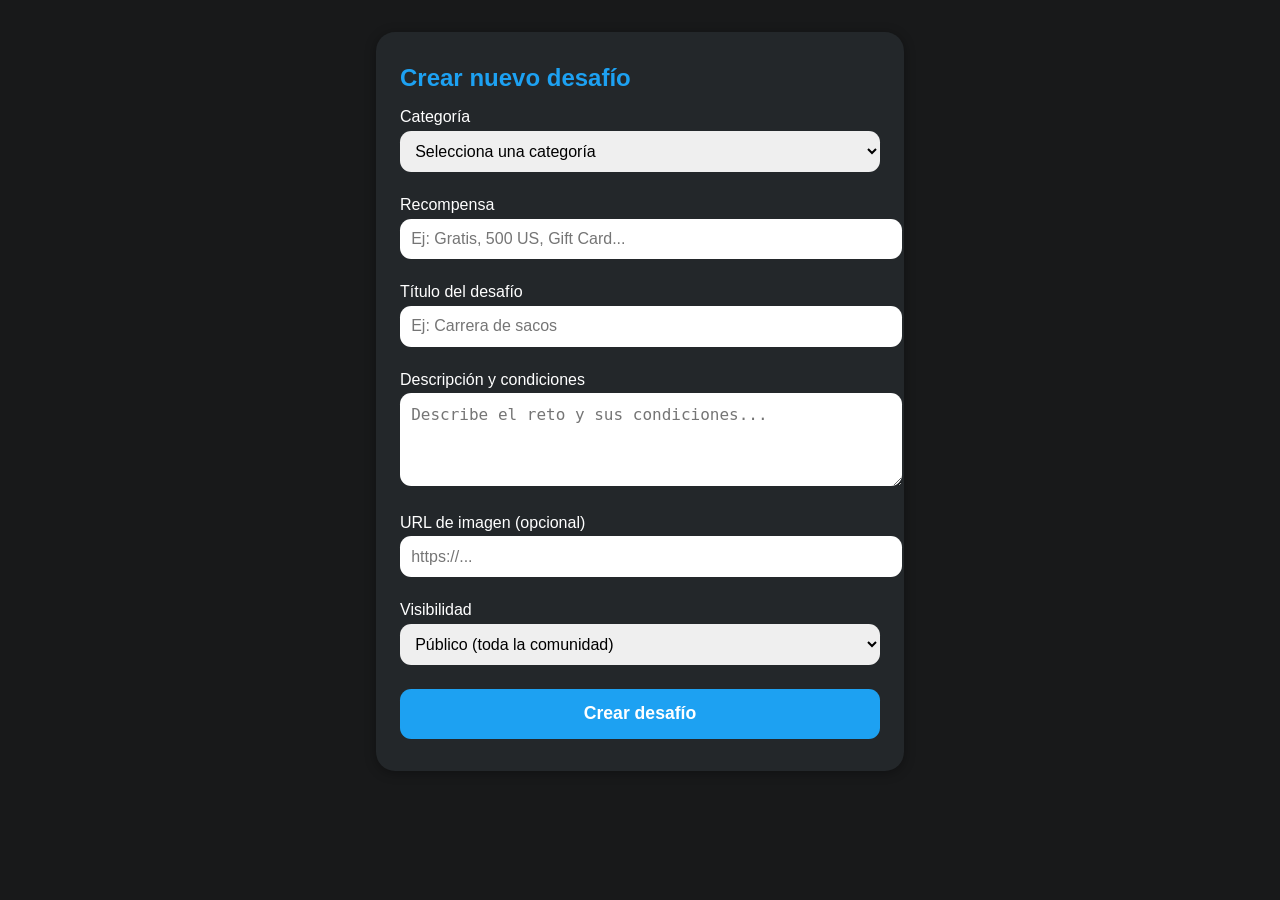
<file: crear-desafio.html>
<!DOCTYPE html>
<html lang="es">
<head>
  <meta charset="UTF-8">
  <title>Crear Desafío - DefyX</title>
  <link rel="stylesheet" href="style.css">
  <style>
    body { background: #18191a; color: #fff; font-family: 'Segoe UI', Arial, sans-serif; margin: 0; }
    .crear-container { max-width: 480px; margin: 2rem auto; background: #23272a; border-radius: 1.2rem; padding: 2rem 1.5rem; box-shadow: 0 2px 12px #0005; }
    h2 { margin-top: 0; color: #1da1f2; }
    label { display: block; margin-top: 1rem; margin-bottom: 0.3rem; }
    input, select, textarea { width: 100%; padding: 0.7rem; border-radius: 0.7rem; border: none; font-size: 1rem; margin-bottom: 0.5rem; }
    textarea { min-height: 70px; }
    button { width: 100%; padding: 0.9rem; border-radius: 0.7rem; border: none; background: #1da1f2; color: #fff; font-size: 1.1rem; font-weight: bold; cursor: pointer; margin-top: 1rem; }
    .grupo-select, .usuario-select { display: none; }
  </style>
</head>
<body>
  <div class="crear-container">
    <h2>Crear nuevo desafío</h2>
    <form id="form-crear-desafio" autocomplete="off">
      <label for="categoria">Categoría</label>
      <select id="categoria" required>
        <option value="">Selecciona una categoría</option>
        <option value="diversion">Diversión</option>
        <option value="deporte">Deporte</option>
        <option value="familia">Familia</option>
        <option value="otros">Otros</option>
      </select>

      <label for="valor">Recompensa</label>
      <input type="text" id="valor" placeholder="Ej: Gratis, 500 US, Gift Card...">

      <label for="titulo">Título del desafío</label>
      <input type="text" id="titulo" required placeholder="Ej: Carrera de sacos">

      <label for="descripcion">Descripción y condiciones</label>
      <textarea id="descripcion" required placeholder="Describe el reto y sus condiciones..."></textarea>

      <label for="img">URL de imagen (opcional)</label>
      <input type="text" id="img" placeholder="https://...">

      <label for="visibilidad">Visibilidad</label>
      <select id="visibilidad" required onchange="mostrarOpcionesVisibilidad()">
        <option value="publico">Público (toda la comunidad)</option>
        <option value="grupo">Grupo específico</option>
        <option value="privado">Privado (solo un usuario)</option>
      </select>

      <div id="grupo-select" class="grupo-select">
        <label for="grupo">Nombre del grupo</label>
        <input type="text" id="grupo" placeholder="Ej: Amigos del fútbol">
      </div>
      <div id="usuario-select" class="usuario-select">
        <label for="usuario">Usuario o email</label>
        <input type="text" id="usuario" placeholder="Ej: usuario@email.com">
      </div>

      <button type="submit">Crear desafío</button>
    </form>
  </div>
  <script>
    function mostrarOpcionesVisibilidad() {
      const vis = document.getElementById('visibilidad').value;
      document.getElementById('grupo-select').style.display = vis === "grupo" ? "block" : "none";
      document.getElementById('usuario-select').style.display = vis === "privado" ? "block" : "none";
    }

    function guardarReto(reto) {
      let retos = JSON.parse(localStorage.getItem('defyx_retos') || '[]');
      retos.push(reto);
      localStorage.setItem('defyx_retos', JSON.stringify(retos));
    }

    document.getElementById('form-crear-desafio').onsubmit = function(e) {
      e.preventDefault();
      const categoria = document.getElementById('categoria').value;
      const recompensa = document.getElementById('valor').value.trim();
      const titulo = document.getElementById('titulo').value.trim();
      const descripcion = document.getElementById('descripcion').value.trim();
      const img = document.getElementById('img').value.trim() || "https://placekitten.com/400/220";
      const visibilidad = document.getElementById('visibilidad').value;
      const grupo = document.getElementById('grupo').value.trim();
      const usuario = document.getElementById('usuario').value.trim();
      const autor = localStorage.getItem('defyx_usuario') || "Anónimo";
      const id = Date.now();

      if (!categoria || !titulo || !descripcion || !visibilidad) {
        alert("Completa todos los campos obligatorios.");
        return;
      }
      if (visibilidad === "grupo" && !grupo) {
        alert("Debes ingresar el nombre del grupo.");
        return;
      }
      if (visibilidad === "privado" && !usuario) {
        alert("Debes ingresar el usuario o email.");
        return;
      }

      guardarReto({
        id,
        categoria,
        recompensa,
        titulo,
        descripcion,
        img,
        visibilidad,
        grupo: visibilidad === "grupo" ? grupo : "",
        usuario: visibilidad === "privado" ? usuario : "",
        autor,
        fecha: new Date().toISOString().slice(0,10)
      });

      alert("¡Desafío creado!");
      this.reset();
      window.location.href = "explorar.html";
    };
  </script>
</body>
</file>
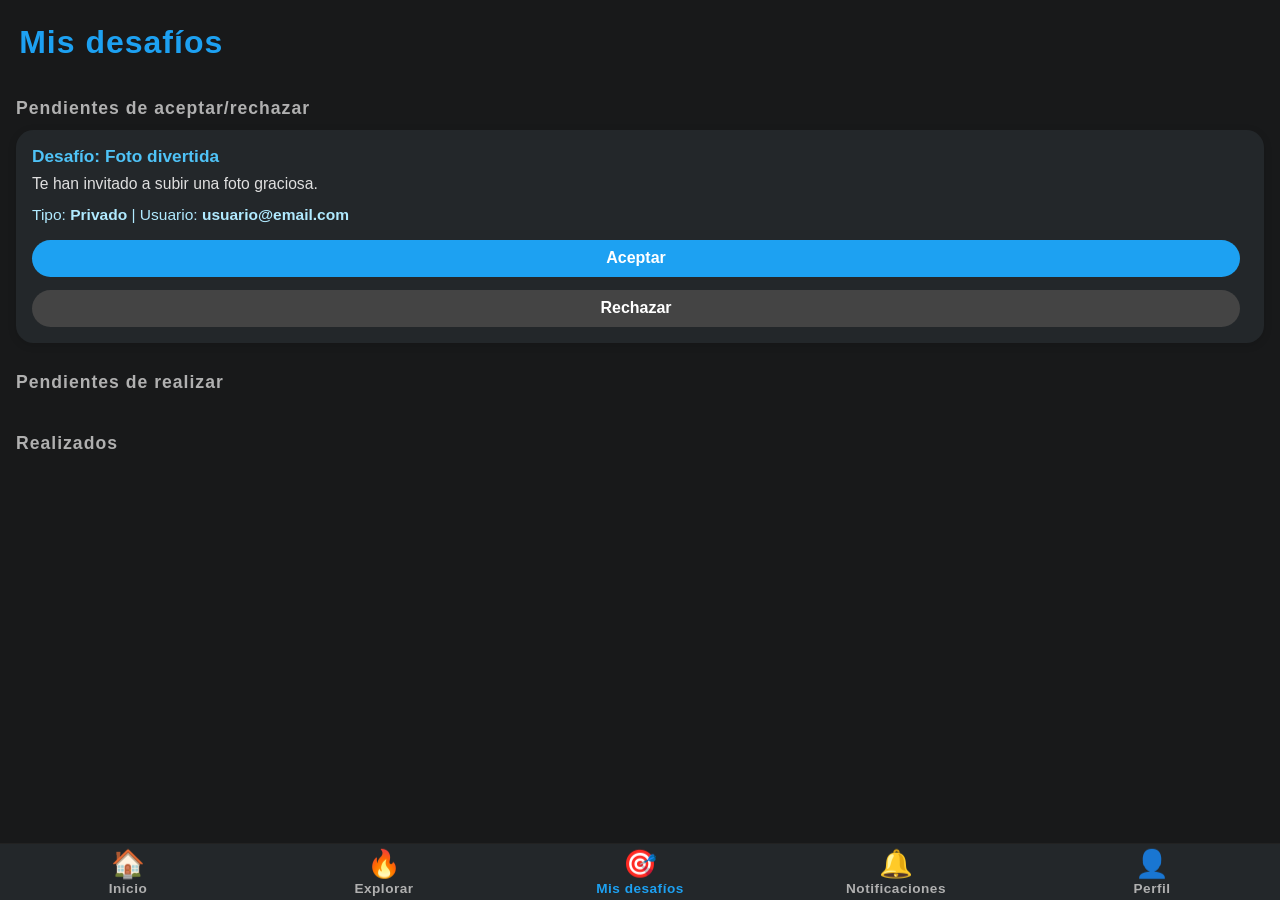
<file: mis-desafios.html>
<!DOCTYPE html>
<html lang="es">
<head>
  <meta charset="UTF-8">
  <meta name="viewport" content="width=device-width, initial-scale=1.0">
  <title>Mis desafíos | DefyX</title>
  <link rel="stylesheet" href="style.css">
  <style>
    body {
      background: #18191a;
      color: #fff;
      font-family: 'Segoe UI', Arial, sans-serif;
      margin: 0;
      padding: 0;
    }
    .mis-desafios-header {
      padding: 1.5rem 1.2rem 0.5rem 1.2rem;
      font-size: 2rem;
      font-weight: bold;
      color: #1da1f2;
      letter-spacing: 1px;
    }
    .mis-desafios-section {
      margin: 1.8rem 0 1rem 0;
      padding: 0 1rem;
    }
    .mis-desafios-section h2 {
      color: #b0b0b0;
      font-size: 1.1rem;
      font-weight: 600;
      margin-bottom: 0.7rem;
      letter-spacing: 1px;
    }
    .desafios-list {
      display: flex;
      flex-direction: column;
      gap: 1.1rem;
    }
    .card-desafio {
      background: #23272a;
      border-radius: 1.1rem;
      box-shadow: 0 2px 8px #0002;
      padding: 1rem 1rem 0.7rem 1rem;
      display: flex;
      flex-direction: column;
      gap: 0.5rem;
      position: relative;
    }
    .card-title {
      font-size: 1.08rem;
      font-weight: 600;
      color: #4fc3f7;
    }
    .card-desc {
      color: #e0e0e0;
      font-size: 0.98rem;
      margin-bottom: 0.3rem;
    }
    .btn-accion {
      background: #1da1f2;
      color: #fff;
      border: none;
      border-radius: 2rem;
      padding: 0.6rem 1.2rem;
      font-size: 1rem;
      font-weight: bold;
      cursor: pointer;
      transition: background 0.2s;
      margin-right: 0.5rem;
      margin-bottom: 0.3rem;
    }
    .btn-accion:hover {
      background: #2196f3;
    }
    .btn-secundario {
      background: #444;
      color: #fff;
    }
    .main-nav {
      position: fixed;
      left: 0; right: 0; bottom: 0;
      background: #23272a;
      border-top: 1px solid #222;
      display: flex;
      justify-content: space-around;
      align-items: center;
      height: 56px;
      z-index: 10;
    }
    .main-nav a {
      color: #b0b0b0;
      font-size: 1.7rem;
      text-decoration: none;
      display: flex;
      flex-direction: column;
      align-items: center;
      padding: 0.2rem 0;
      flex: 1;
      transition: color 0.2s;
      font-weight: 600;
    }
    .main-nav a.active,
    .main-nav a:hover {
      color: #1da1f2;
    }
    .main-nav a span:last-child {
      font-size: 0.85rem;
      margin-top: 0.1rem;
      letter-spacing: 0.5px;
    }
  </style>
</head>
<body>
  <div class="mis-desafios-header">Mis desafíos</div>

  <div class="mis-desafios-section" id="pendientes-aceptar">
    <h2>Pendientes de aceptar/rechazar</h2>
    <div class="desafios-list"></div>
  </div>

  <div class="mis-desafios-section" id="pendientes-realizar">
    <h2>Pendientes de realizar</h2>
    <div class="desafios-list"></div>
  </div>

  <div class="mis-desafios-section" id="realizados">
    <h2>Realizados</h2>
    <div class="desafios-list"></div>
  </div>

  <nav class="main-nav">
    <a href="index.html" title="Inicio"><span>🏠</span><span>Inicio</span></a>
    <a href="explorar.html" title="Explorar"><span>🔥</span><span>Explorar</span></a>
    <a href="mis-desafios.html" class="active" title="Mis desafíos"><span>🎯</span><span>Mis desafíos</span></a>
    <a href="notificaciones.html" title="Notificaciones"><span>🔔</span><span>Notificaciones</span></a>
    <a href="perfil.html" title="Perfil"><span>👤</span><span>Perfil</span></a>
  </nav>

  <script>
    // Cargar pendientes de realizar desde localStorage
    let pendientesRealizar = JSON.parse(localStorage.getItem('pendientesRealizar') || '[]');
    let pendientesAceptar = JSON.parse(localStorage.getItem('pendientesAceptar') || '[]');
    let realizados = JSON.parse(localStorage.getItem('realizados') || '[]');

    // ...antes de renderizar, agrega este ejemplo si el array está vacío:
if (pendientesAceptar.length === 0) {
  pendientesAceptar.push({
    id: 12345,
    titulo: "Desafío: Foto divertida",
    desc: "Te han invitado a subir una foto graciosa.",
    visibilidad: "privado", // Cambia a "publico" para probar el otro caso
    destino: "usuario@email.com", // O "grupo" o "comunidad"
    grupo: "" // O "Amigos del fútbol" si es grupo
  });
  localStorage.setItem('pendientesAceptar', JSON.stringify(pendientesAceptar));
}
    function renderizarDesafios() {
      // Pendientes de aceptar/rechazar
      const listaAceptar = document.querySelector('#pendientes-aceptar .desafios-list');
      listaAceptar.innerHTML = '';
      pendientesAceptar.forEach(d => {
        const card = document.createElement('div');
        card.className = 'card-desafio';
        card.innerHTML = `
          <div class="card-title">${d.titulo}</div>
          <div class="card-desc">${d.desc}</div>
          <div style="font-size:0.97rem; color:#b0eaff; margin-bottom:0.5rem;">
            Tipo: <b>${d.visibilidad === "publico" ? "Público" : "Privado"}</b>
            ${
              d.visibilidad === "publico"
                ? " | Comunidad"
                : d.destino === "grupo"
                  ? ` | Grupo: <b>${d.grupo}</b>`
                  : d.destino
                    ? ` | Usuario: <b>${d.destino}</b>`
                    : ""
            }
          </div>
          <button class="btn-accion btn-aceptar">Aceptar</button>
          <button class="btn-accion btn-secundario btn-rechazar">Rechazar</button>
        `;
        card.querySelector('.btn-aceptar').onclick = () => {
          pendientesRealizar.push({ id: d.id, titulo: d.titulo, desc: "Aceptaste este desafío. ¡Sube tu evidencia!" });
          localStorage.setItem('pendientesRealizar', JSON.stringify(pendientesRealizar));
          pendientesAceptar = pendientesAceptar.filter(x => x.id !== d.id);
          localStorage.setItem('pendientesAceptar', JSON.stringify(pendientesAceptar));
          renderizarDesafios();
        };
        card.querySelector('.btn-rechazar').onclick = () => {
          pendientesAceptar = pendientesAceptar.filter(x => x.id !== d.id);
          localStorage.setItem('pendientesAceptar', JSON.stringify(pendientesAceptar));
          renderizarDesafios();
        };
        listaAceptar.appendChild(card);
      });

      // Pendientes de realizar
      const listaRealizar = document.querySelector('#pendientes-realizar .desafios-list');
      listaRealizar.innerHTML = '';
      pendientesRealizar.forEach(d => {
        const card = document.createElement('div');
        card.className = 'card-desafio';
        card.innerHTML = `
          <div class="card-title">${d.titulo}</div>
          <div class="card-desc">${d.desc}</div>
          <button class="btn-accion btn-evidencia">Subir evidencia</button>
        `;
        card.querySelector('.btn-evidencia').onclick = () => {
          realizados.push({ id: d.id, titulo: d.titulo, desc: "¡Desafío completado!" });
          pendientesRealizar = pendientesRealizar.filter(x => x.id !== d.id);
          localStorage.setItem('pendientesRealizar', JSON.stringify(pendientesRealizar));
          localStorage.setItem('realizados', JSON.stringify(realizados));
          renderizarDesafios();
        };
        listaRealizar.appendChild(card);
      });

      // Realizados
      const listaRealizados = document.querySelector('#realizados .desafios-list');
      listaRealizados.innerHTML = '';
      realizados.forEach(d => {
        if (d.publico === undefined) d.publico = false;
        const card = document.createElement('div');
        card.className = 'card-desafio';
        card.innerHTML = `
          <div class="card-title">${d.titulo}</div>
          <div class="card-desc">${d.desc}</div>
          <div style="margin-bottom:0.5rem;">
            <button class="btn-accion btn-ver">Ver evidencia</button>
            <button class="btn-accion btn-privacidad">${d.publico ? 'Privado' : 'Hacer público'}</button>
            <button class="btn-accion btn-compartir" ${d.publico ? '' : 'disabled style="opacity:0.5;cursor:not-allowed;"'}>Compartir</button>
          </div>
          <div style="font-size:0.95rem; color:#b0b0b0;">
            Estado: <b>${d.publico ? 'Público' : 'Privado'}</b>
          </div>
        `;
        card.querySelector('.btn-ver').onclick = () => {
          alert('Aquí podrías mostrar la evidencia subida para este desafío.');
        };
        card.querySelector('.btn-privacidad').onclick = () => {
          d.publico = !d.publico;
          localStorage.setItem('realizados', JSON.stringify(realizados));
          renderizarDesafios();
        };
        card.querySelector('.btn-compartir').onclick = () => {
          if (d.publico) {
            alert('Compartir en redes sociales: aquí podrías abrir el diálogo de compartir.');
          }
        };
        listaRealizados.appendChild(card);
      });
    }

    renderizarDesafios();
  </script>
</body>
</html>
</file>
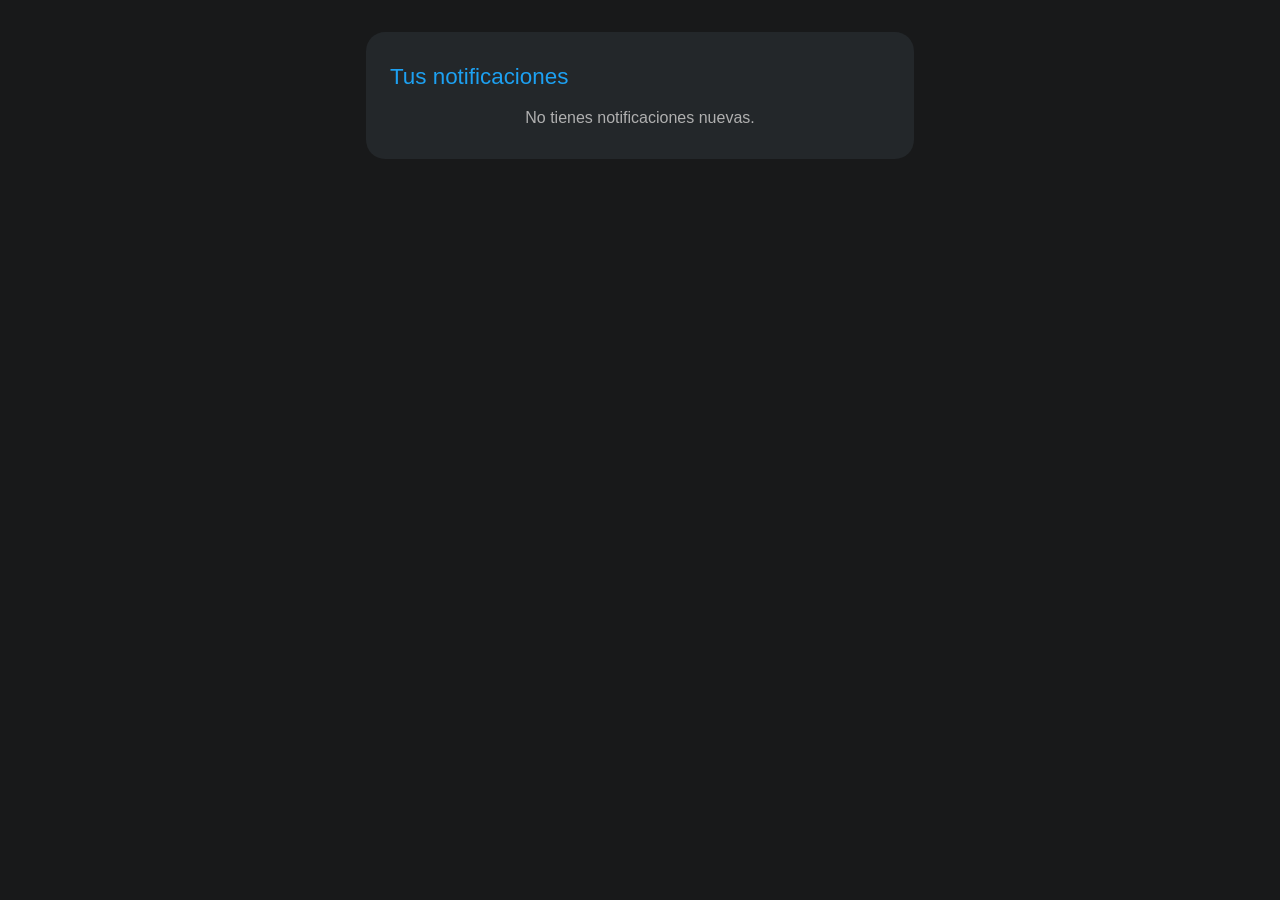
<file: notificaciones.html>
<!DOCTYPE html>
<html lang="es">
<head>
  <meta charset="UTF-8">
  <title>Notificaciones - DefyX</title>
  <link rel="stylesheet" href="style.css">
  <style>
    body { background: #18191a; color: #fff; font-family: 'Segoe UI', Arial, sans-serif; margin: 0; }
    .notif-container { max-width: 500px; margin: 2rem auto; background: #23272a; border-radius: 1.2rem; padding: 2rem 1.5rem; }
    .notif-title { color: #1da1f2; font-size: 1.4rem; margin-bottom: 1.2rem; }
    .notif-card { background: #18191a; border-radius: 1rem; padding: 1rem; margin-bottom: 1rem; }
    .notif-fecha { color: #b0b0b0; font-size: 0.93rem; margin-top: 0.3rem; }
  </style>
</head>
<body>
  <div class="notif-container">
    <div class="notif-title">Tus notificaciones</div>
    <div id="notif-list"></div>
  </div>
  <script>
    const usuario = localStorage.getItem('defyx_usuario') || "Anónimo";
    const notificaciones = JSON.parse(localStorage.getItem('defyx_notificaciones') || '[]')
      .filter(n => n.usuario === usuario)
      .sort((a, b) => new Date(b.fecha) - new Date(a.fecha));
    const notifList = document.getElementById('notif-list');
    if (notificaciones.length === 0) {
      notifList.innerHTML = '<div style="color:#b0b0b0;text-align:center;">No tienes notificaciones nuevas.</div>';
    } else {
      notificaciones.forEach(n => {
        notifList.innerHTML += `
          <div class="notif-card">
            ${n.mensaje}
            <div class="notif-fecha">${new Date(n.fecha).toLocaleString()}</div>
          </div>
        `;
      });
    }
  </script>
</body>
</html>
</file>
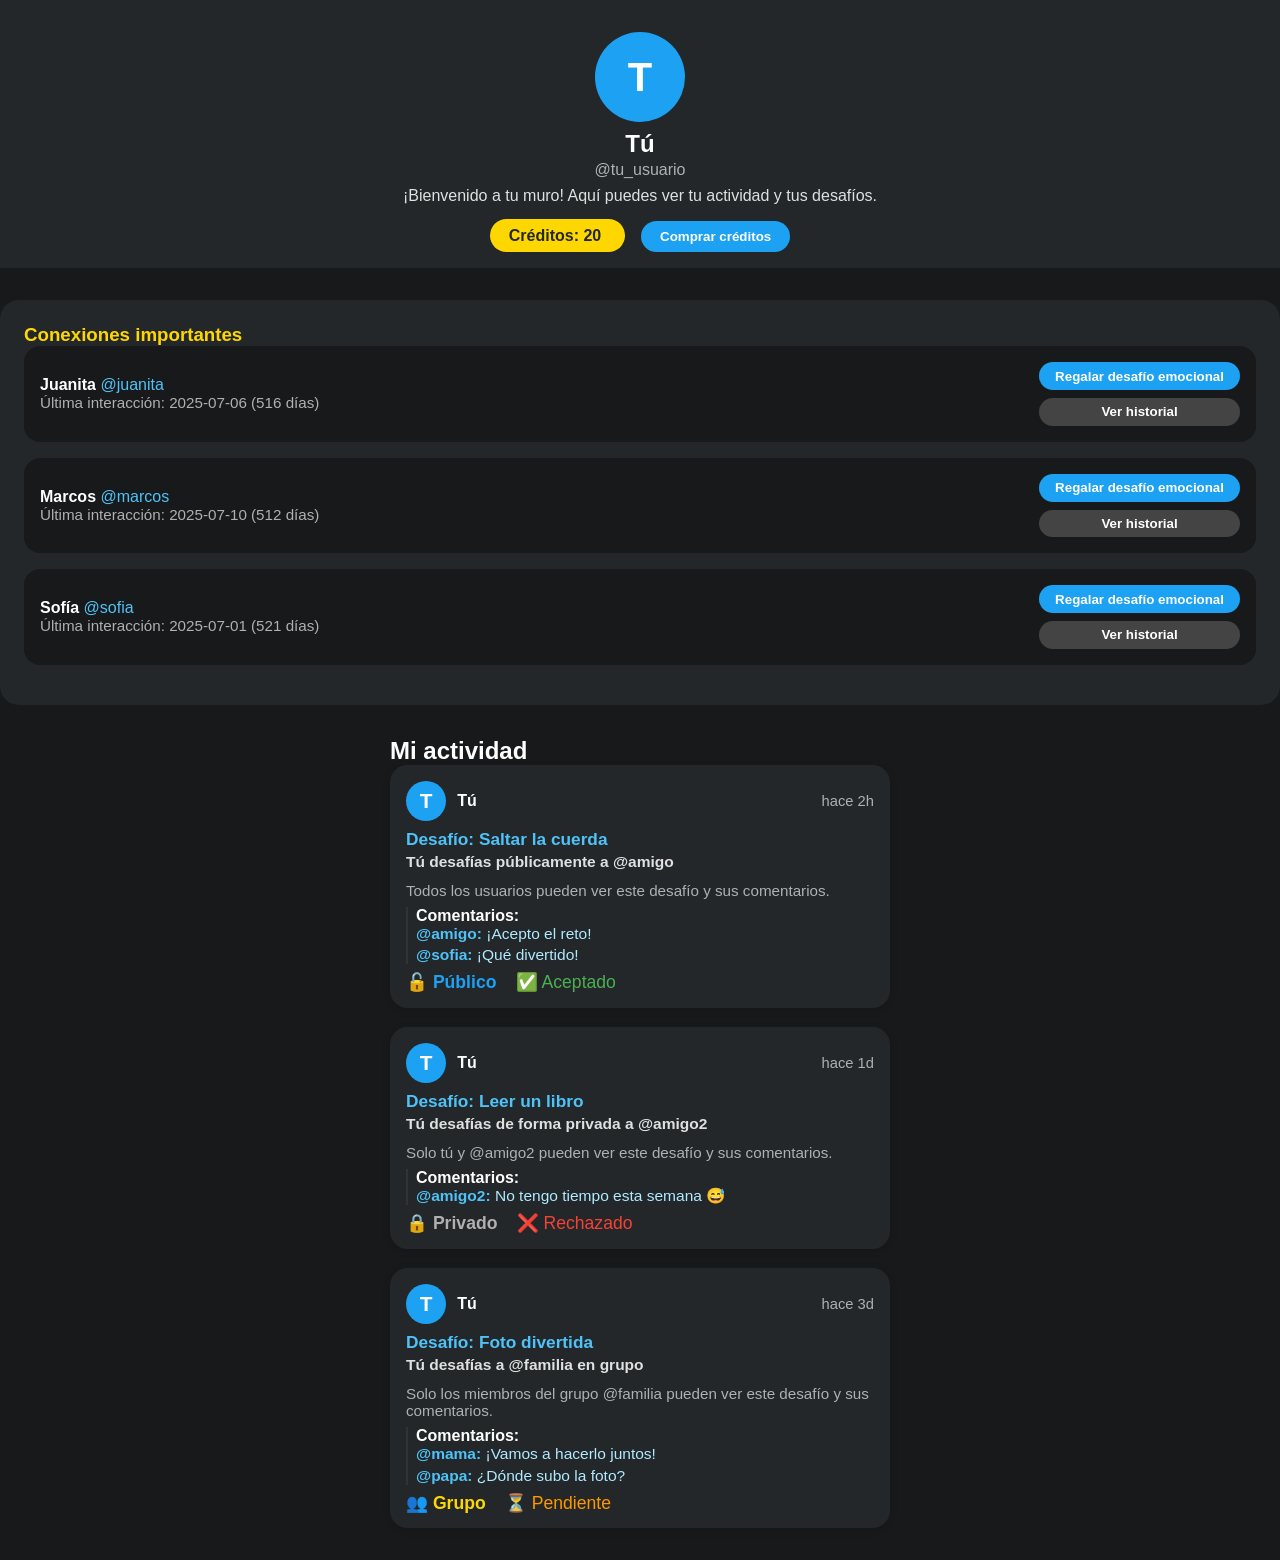
<file: perfil.html>
<!DOCTYPE html>
<html lang="es">
<head>
  <meta charset="UTF-8">
  <title>Mi Perfil - DefyX</title>
  <link rel="stylesheet" href="style.css">
  <style>
    body { background: #18191a; color: #fff; font-family: 'Segoe UI', Arial, sans-serif; margin: 0; }
    .perfil-header { background: #23272a; padding: 2rem 1rem 1rem 1rem; text-align: center; }
    .perfil-avatar { width: 90px; height: 90px; border-radius: 50%; background: #1da1f2; display: inline-flex; align-items: center; justify-content: center; font-size: 2.5rem; color: #fff; font-weight: bold; margin-bottom: 0.5rem; }
    .perfil-nombre { font-size: 1.5rem; font-weight: bold; margin-bottom: 0.2rem; }
    .perfil-user { color: #b0b0b0; margin-bottom: 0.5rem; }
    .perfil-desc { color: #e0e0e0; margin-bottom: 1rem; }
    .perfil-muro { max-width: 500px; margin: 2rem auto; }
    .actividad-feed { }
    .feed-card { background: #23272a; border-radius: 1.1rem; margin-bottom: 1.2rem; padding: 1rem 1rem 0.7rem 1rem; box-shadow: 0 2px 8px #0002; }
    .feed-header { display: flex; align-items: center; gap: 0.7rem; margin-bottom: 0.5rem; }
    .feed-avatar { width: 40px; height: 40px; border-radius: 50%; background: #1da1f2; display: flex; align-items: center; justify-content: center; font-size: 1.3rem; color: #fff; font-weight: bold; }
    .feed-user { font-weight: bold; font-size: 1rem; color: #fff; }
    .feed-time { color: #b0b0b0; font-size: 0.92rem; margin-left: auto; }
    .feed-title { font-size: 1.08rem; font-weight: 600; margin-bottom: 0.2rem; color: #4fc3f7; }
    .feed-desc { color: #e0e0e0; font-size: 0.97rem; margin-bottom: 0.7rem; }
    .feed-actions { display: flex; gap: 1.2rem; color: #b0b0b0; font-size: 1.1rem; margin-bottom: 0.2rem; }
    .feed-actions span { display: flex; align-items: center; gap: 0.3rem; }
    .tag-publico { color: #1da1f2; font-weight: bold; }
    .tag-grupo { color: #ffd700; font-weight: bold; }
    .tag-privado { color: #b0b0b0; font-weight: bold; }
    .estado-aceptado { color: #4caf50; }
    .estado-rechazado { color: #f44336; }
    .estado-pendiente { color: #ff9800; }
    .feed-visibilidad { font-size: 0.95rem; color: #b0b0b0; margin-bottom: 0.5rem; }
    .feed-comentarios { margin: 0.5rem 0 0.5rem 0; padding-left: 0.5rem; border-left: 2px solid #333; }
    .comentario { font-size: 0.97rem; color: #b0eaff; margin-bottom: 0.2rem; }
    .comentario strong { color: #4fc3f7; }
    /* Conexiones importantes */
    .perfil-section { background:#23272a; border-radius:1.2rem; padding:1.5rem; margin:2rem 0; }
    .conexiones-card { background:#18191a; border-radius:1rem; padding:1rem; margin-bottom:1rem; display:flex; align-items:center; justify-content:space-between; }
    .conexiones-btns { display:flex; flex-direction:column; gap:0.5rem; }
    .conexiones-btns button { border:none; border-radius:1rem; padding:0.4rem 1rem; font-weight:bold; cursor:pointer; }
    .conexiones-btns .btn-emocional { background:#1da1f2; color:#fff; }
    .conexiones-btns .btn-historial { background:#444; color:#fff; }
  </style>
</head>
<body>
  <div class="perfil-header">
    <div class="perfil-avatar">T</div>
    <div class="perfil-nombre">Tú</div>
    <div class="perfil-user">@tu_usuario</div>
    <div class="perfil-desc">¡Bienvenido a tu muro! Aquí puedes ver tu actividad y tus desafíos.</div>
    <div style="margin-top:1rem;">
      <span style="background:#ffd700;color:#23272a;padding:0.5rem 1.2rem;border-radius:1.2rem;font-weight:bold;">
        Créditos: <span id="saldo-creditos">0</span>
      </span>
      <button onclick="comprarCreditos()" style="margin-left:1rem;background:#1da1f2;color:#fff;border:none;border-radius:1rem;padding:0.5rem 1.2rem;font-weight:bold;cursor:pointer;">Comprar créditos</button>
    </div>
  </div>

  <!-- Sección conexiones importantes -->
  <div class="perfil-section">
    <h3 style="color:#ffd700; margin-top:0;">Conexiones importantes</h3>
    <div id="conexiones-list"></div>
  </div>

  <div class="perfil-muro">
    <h2>Mi actividad</h2>
    <div class="actividad-feed" id="actividad-feed">
      <!-- Las tarjetas de actividad se insertan aquí por JS -->
    </div>
  </div>
  <script>
    // --- SISTEMA DE CRÉDITOS ---
    function getCreditos() {
      return parseInt(localStorage.getItem('defyx_creditos') || '20');
    }
    function setCreditos(n) {
      localStorage.setItem('defyx_creditos', n);
      document.getElementById('saldo-creditos').textContent = n;
    }
    function comprarCreditos() {
      if (confirm("¿Comprar 10 créditos por $0? (Simulación)")) {
        setCreditos(getCreditos() + 10);
        alert("¡Créditos agregados!");
      }
    }
    // Inicializa saldo al cargar
    if (localStorage.getItem('defyx_creditos') === null) setCreditos(20);
    else setCreditos(getCreditos());

    // Ejemplo: consumir créditos por acción
    function consumirCredito(accion) {
      let costo = 0;
      if (accion === "desbloqueo") costo = 2;
      if (accion === "regalo") costo = 3;
      if (accion === "creacion") costo = 1;
      let saldo = getCreditos();
      if (saldo < costo) {
        alert("No tienes suficientes créditos.");
        return false;
      }
      setCreditos(saldo - costo);
      return true;
    }

    // Mock de contactos frecuentes
    const conexiones = [
      { nombre: "Juanita", usuario: "@juanita", ultimaInteraccion: "2025-07-06" },
      { nombre: "Marcos", usuario: "@marcos", ultimaInteraccion: "2025-07-10" },
      { nombre: "Sofía", usuario: "@sofia", ultimaInteraccion: "2025-07-01" }
    ];

    function diasDesde(fecha) {
      const hoy = new Date();
      const f = new Date(fecha);
      return Math.floor((hoy - f) / (1000 * 60 * 60 * 24));
    }

    function sugerirDesafio(nombre) {
      alert(`¡Hace tiempo que no interactúas con ${nombre}! ¿Qué tal si le regalas un desafío emocional?`);
    }

    function verHistorial(nombre) {
      alert(`(Mock) Mostrando historial de interacción con ${nombre}.`);
    }

    function regalarDesafioEmocional(nombre) {
      if (consumirCredito("regalo")) {
        alert('¡Desafío emocional enviado a ' + nombre + '!');
      }
    }

    function renderConexiones() {
      const cont = document.getElementById('conexiones-list');
      cont.innerHTML = "";
      conexiones.forEach(c => {
        const dias = diasDesde(c.ultimaInteraccion);
        cont.innerHTML += `
          <div class="conexiones-card">
            <div>
              <b>${c.nombre}</b> <span style="color:#4fc3f7;">${c.usuario}</span><br>
              <span style="color:#b0b0b0; font-size:0.95rem;">Última interacción: ${c.ultimaInteraccion} (${dias} días)</span>
            </div>
            <div class="conexiones-btns">
              <button class="btn-emocional" onclick="regalarDesafioEmocional('${c.nombre}')">Regalar desafío emocional</button>
              <button class="btn-historial" onclick="verHistorial('${c.nombre}')">Ver historial</button>
            </div>
          </div>
        `;
        // Sugerencia si no han interactuado en más de 7 días
        if (dias > 7) {
          setTimeout(() => sugerirDesafio(c.nombre), 500);
        }
      });
    }

    renderConexiones();

    // Ejemplo de desafíos del usuario con comentarios
    const desafios = [
      {
        titulo: "Desafío: Saltar la cuerda",
        descripcion: "Tú desafías públicamente a @amigo",
        visibilidad: "publico",
        estado: "aceptado",
        fecha: "hace 2h",
        quienesVen: "Todos los usuarios pueden ver este desafío y sus comentarios.",
        comentarios: [
          { usuario: "@amigo", texto: "¡Acepto el reto!" },
          { usuario: "@sofia", texto: "¡Qué divertido!" }
        ]
      },
      {
        titulo: "Desafío: Leer un libro",
        descripcion: "Tú desafías de forma privada a @amigo2",
        visibilidad: "privado",
        estado: "rechazado",
        fecha: "hace 1d",
        quienesVen: "Solo tú y @amigo2 pueden ver este desafío y sus comentarios.",
        comentarios: [
          { usuario: "@amigo2", texto: "No tengo tiempo esta semana 😅" }
        ]
      },
      {
        titulo: "Desafío: Foto divertida",
        descripcion: "Tú desafías a @familia en grupo",
        visibilidad: "grupo",
        estado: "pendiente",
        fecha: "hace 3d",
        quienesVen: "Solo los miembros del grupo @familia pueden ver este desafío y sus comentarios.",
        comentarios: [
          { usuario: "@mama", texto: "¡Vamos a hacerlo juntos!" },
          { usuario: "@papa", texto: "¿Dónde subo la foto?" }
        ]
      }
    ];

    function visTag(vis) {
      if (vis === "publico") return '<span class="tag-publico">🔓 Público</span>';
      if (vis === "grupo") return '<span class="tag-grupo">👥 Grupo</span>';
      return '<span class="tag-privado">🔒 Privado</span>';
    }
    function estadoTag(estado) {
      if (estado === "aceptado") return '<span class="estado-aceptado">✅ Aceptado</span>';
      if (estado === "rechazado") return '<span class="estado-rechazado">❌ Rechazado</span>';
      return '<span class="estado-pendiente">⏳ Pendiente</span>';
    }

    const feed = document.getElementById('actividad-feed');
    desafios.forEach(d => {
      const card = document.createElement('div');
      card.className = "feed-card";
      let comentariosHtml = "";
      if (d.comentarios && d.comentarios.length > 0) {
        comentariosHtml = `<div class="feed-comentarios"><b>Comentarios:</b><br>` +
          d.comentarios.map(c => `<div class="comentario"><strong>${c.usuario}:</strong> ${c.texto}</div>`).join("") +
          `</div>`;
      }
      card.innerHTML = `
        <div class="feed-header">
          <div class="feed-avatar">T</div>
          <div class="feed-user">Tú</div>
          <div class="feed-time">${d.fecha}</div>
        </div>
        <div class="feed-title">${d.titulo}</div>
        <div class="feed-desc"><b>${d.descripcion}</b></div>
        <div class="feed-visibilidad">${d.quienesVen}</div>
        ${comentariosHtml}
        <div class="feed-actions">
          ${visTag(d.visibilidad)}
          ${estadoTag(d.estado)}
        </div>
      `;
      feed.appendChild(card);
    });
  </script>
</body>
</html>
</file>
<file: style.css>
/* Reset básico */
body, h1, h2, h3, p, ul, li, button {
  margin: 0;
  padding: 0;
  box-sizing: border-box;
}
body.landing-bg {
  font-family: 'Segoe UI', 'Roboto', Arial, sans-serif;
  background: linear-gradient(135deg, #e0eafc 0%, #cfdef3 100%);
  min-height: 100vh;
  color: #222;
}
.landing-header {
  background: #fff;
  padding: 1.5rem 1rem 1rem 1rem;
  border-bottom: 1px solid #e6e6e6;
  text-align: center;
}
.logo-area {
  display: flex;
  align-items: center;
  justify-content: center;
  gap: 0.7rem;
}
.logo {
  width: 40px;
  height: 40px;
}
.landing-header h1 {
  font-size: 2rem;
  color: #2a4d7a;
  letter-spacing: 2px;
}
.landing-nav {
  margin: 1rem 0 0.5rem 0;
  display: flex;
  justify-content: center;
  gap: 1rem;
}
.landing-nav button {
  padding: 0.7rem 1.5rem;
  border-radius: 2rem;
  border: none;
  background: linear-gradient(90deg, #4f8cff 60%, #ff7e5f 100%);
  color: #fff;
  font-weight: 600;
  font-size: 1rem;
  cursor: pointer;
  transition: box-shadow 0.2s;
  box-shadow: 0 2px 8px #0001;
}
.landing-nav .outline {
  background: #fff;
  color: #4f8cff;
  border: 2px solid #4f8cff;
}
.landing-header .slogan {
  margin-top: 0.7rem;
  color: #666;
  font-size: 1.1rem;
  letter-spacing: 1px;
}
.destacados-grid {
  max-width: 900px;
  margin: 2rem auto 0 auto;
  padding: 0 1rem;
}
.destacados-grid h2 {
  font-size: 1.3rem;
  color: #2a4d7a;
  margin-bottom: 1.2rem;
  text-align: left;
}
.cards-container {
  display: grid;
  grid-template-columns: 1fr;
  gap: 1.5rem;
}
@media (min-width: 600px) {
  .cards-container {
    grid-template-columns: 1fr 1fr;
  }
}
.video-preview {
  background: #fff;
  border-radius: 1.2rem;
  box-shadow: 0 2px 12px #0001;
  overflow: hidden;
  transition: transform 0.15s;
  position: relative;
  display: flex;
  flex-direction: column;
  align-items: flex-start;
}
.video-preview:hover {
  transform: translateY(-4px) scale(1.02);
  box-shadow: 0 6px 24px #0002;
}
.video-thumb {
  position: relative;
  width: 100%;
  aspect-ratio: 16/9;
  overflow: hidden;
}
.video-thumb video {
  width: 100%;
  height: 100%;
  object-fit: cover;
  display: block;
}
.overlay {
  position: absolute;
  bottom: 0;
  left: 0; right: 0;
  height: 40%;
  background: linear-gradient(0deg, rgba(44,62,80,0.85) 70%, transparent 100%);
  color: #fff;
  display: flex;
  align-items: flex-end;
  justify-content: center;
  opacity: 0;
  cursor: pointer;
  transition: opacity 0.2s;
  padding-bottom: 1.2rem;
  font-size: 1.1rem;
  font-weight: 500;
}
.video-thumb:hover .overlay,
.video-thumb:focus .overlay {
  opacity: 1;
}
.ver-mas {
  background: #ff7e5f;
  padding: 0.4rem 1.2rem;
  border-radius: 1.2rem;
  font-size: 1rem;
  font-weight: 600;
  box-shadow: 0 2px 8px #0002;
  transition: background 0.2s;
}
.video-preview h3 {
  margin: 1rem 1rem 0.5rem 1rem;
  font-size: 1.1rem;
  color: #2a4d7a;
}
.tag {
  margin: 0 1rem 1rem 1rem;
  padding: 0.2rem 0.9rem;
  border-radius: 1rem;
  font-size: 0.9rem;
  font-weight: 600;
  background: #e0eafc;
  color: #4f8cff;
  display: inline-block;
}
.tag.adultos {
  background: #ffe0e0;
  color: #ff7e5f;
}
.landing-footer {
  margin-top: 2.5rem;
  padding: 1.2rem 0 0.5rem 0;
  background: #fff;
  border-top: 1px solid #e6e6e6;
  text-align: center;
  font-size: 0.95rem;
  color: #888;
}
.footer-links {
  margin-bottom: 0.5rem;
}
.footer-links a {
  color: #4f8cff;
  margin: 0 0.7rem;
  text-decoration: none;
  font-weight: 500;
  transition: color 0.2s;
}
.footer-links a:hover {
  color: #ff7e5f;
}
</file>
